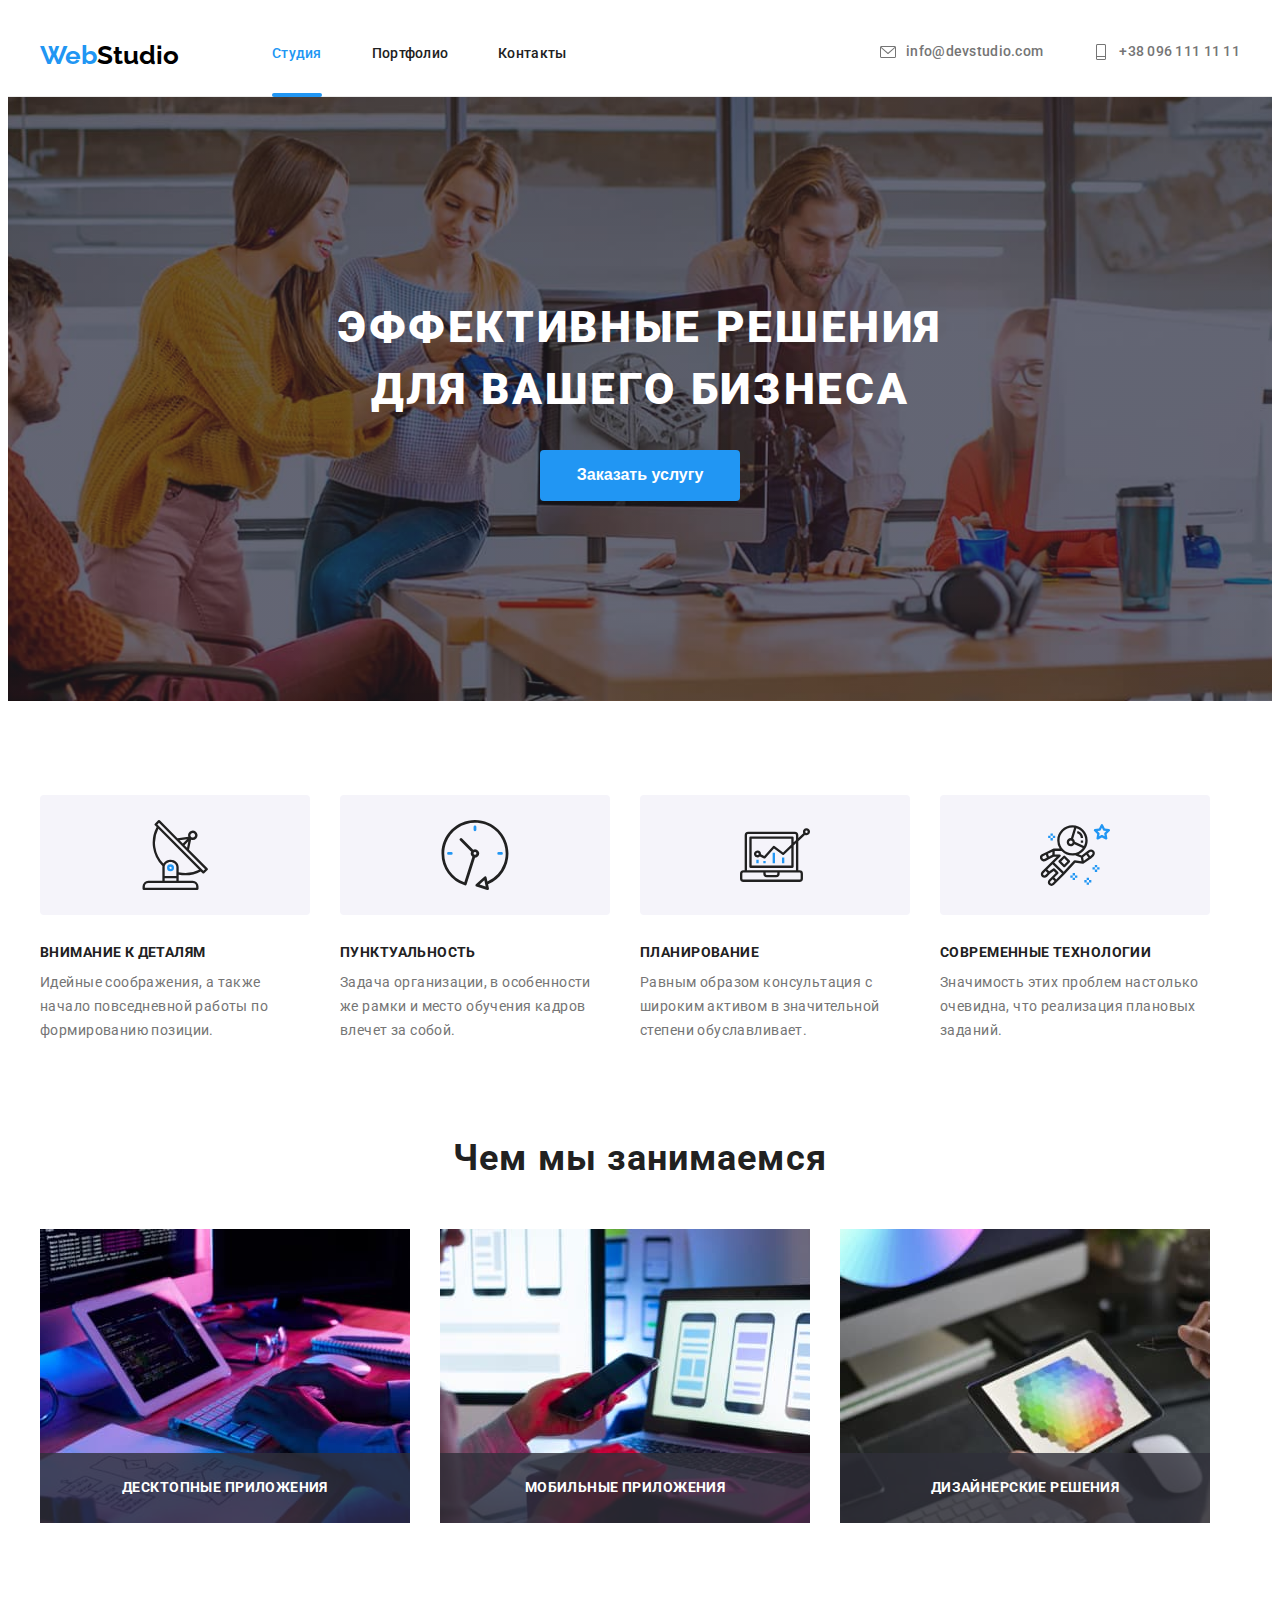
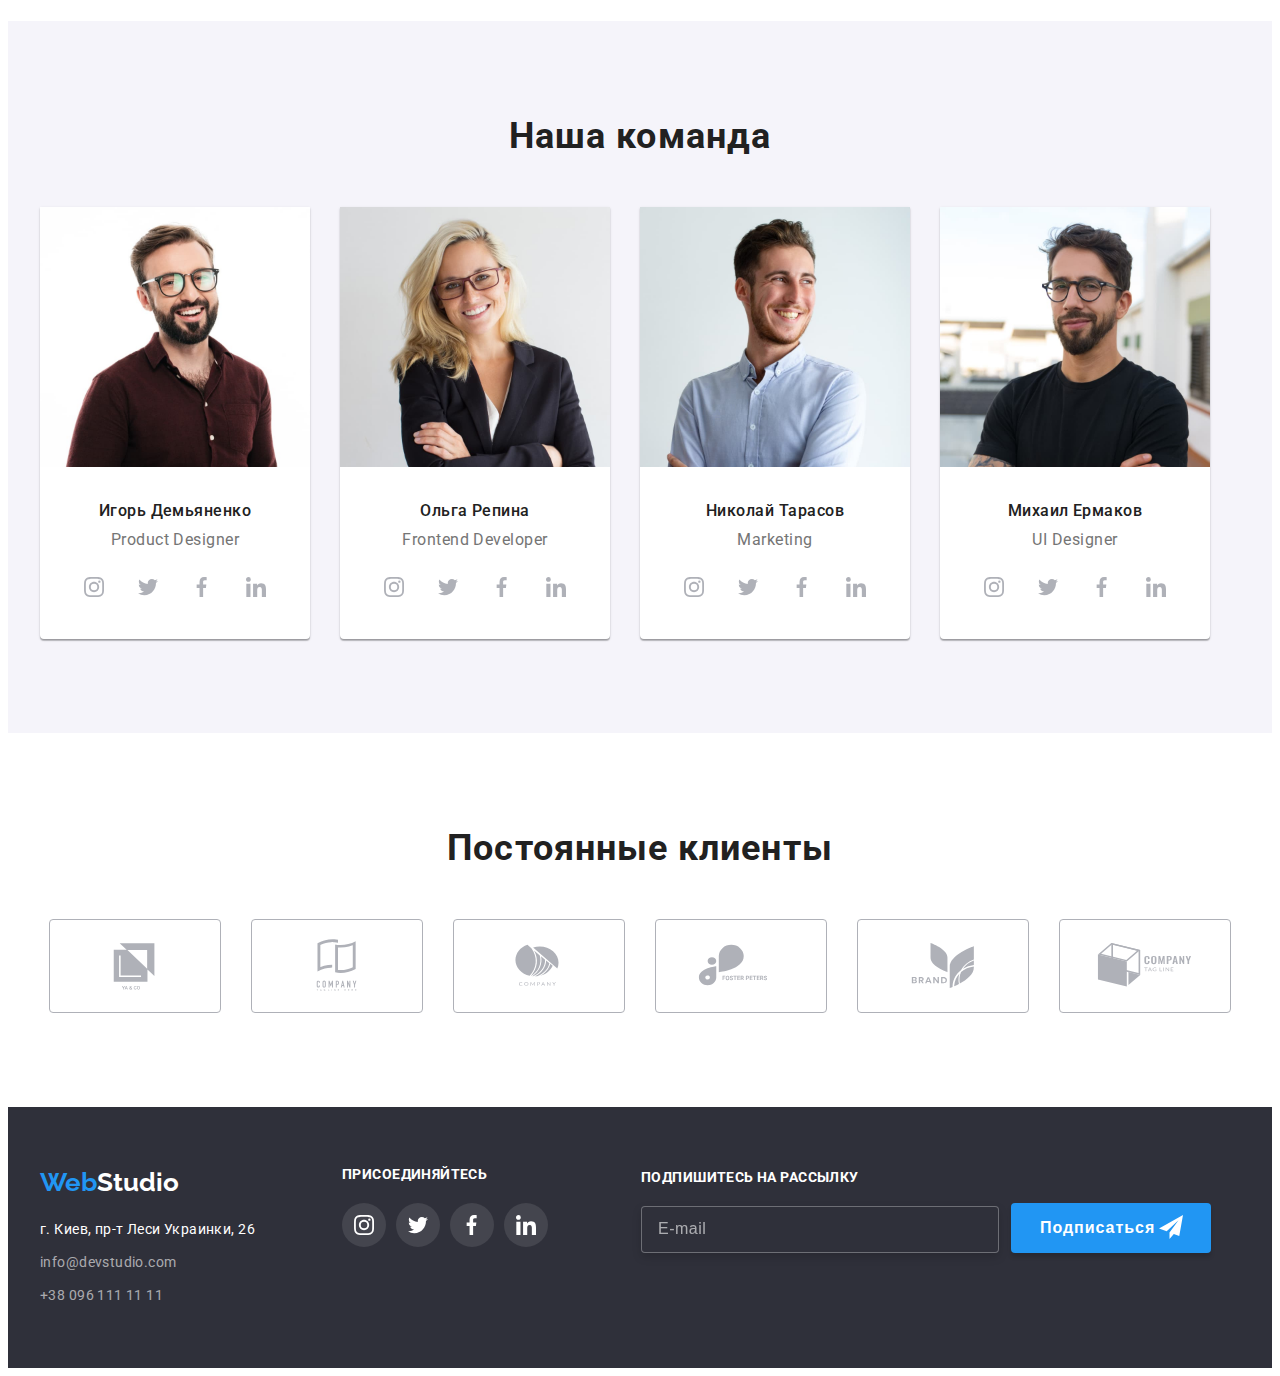
<file: index.html>
<!DOCTYPE html>
<html lang="ru">
<head>
    <meta charset="UTF-8">
    <meta http-equiv="X-UA-Compatible" content="IE=edge">
    <meta name="viewport" content="width=device-width, initial-scale=1.0">
        <title>Студия</title>
    <link rel="preconnect" href="https://fonts.gstatic.com" crossorigin>
    <link href="https://fonts.googleapis.com/css2?family=Raleway:ital,wght@0,700;1,700&family=Roboto:ital,wght@0,400;0,500;0,700;0,900;1,400;1,500;1,700;1,900&display=swap" rel="stylesheet"/>
    <link rel="stylesheet" href="https://cdnjs.cloudflare.com/ajax/libs/modern-normalize/1.1.0/modern-normalize.min.css"
        integrity="sha512-wpPYUAdjBVSE4KJnH1VR1HeZfpl1ub8YT/NKx4PuQ5NmX2tKuGu6U/JRp5y+Y8XG2tV+wKQpNHVUX03MfMFn9Q=="
        crossorigin="anonymous" referrerpolicy="no-referrer" />
    <link rel="stylesheet" href="./css/main.min.css" />
</head>
<body>
<!--Шапка сайта-->
<header class="header">
    <div class="container header-container">
    <nav class="nav">
        <a href="./index.html" class="logo header__logo">
            <span class="logo__web " lang="en">Web</span><span lang="en" class="logo__studio">Studio</span>
        </a>

        <ul class="site-nav">
            <li class="site-nav__item"><a class="activ-page site-nav__link" href="./index.html">Студия</a></li>
            <li class="site-nav__item"><a class="site-nav__link" href="./portfolio.html">Портфолио</a></li>
            <li class="site-nav__item"><a class="site-nav__link" href="">Контакты</a></li>
        </ul>
    </nav>
    <div class="header__contacts">
        <ul class="contacts">
            <li class="contacts__item">
                <a class="contacts__link" href="mailto:info@devstudio.com">
                    <svg class="contacts__icon">
                        <use href="./images/icons.svg#icon-mail" width="16" height="16"></use>
                    </svg>
                    info@devstudio.com
                </a>
            </li>
            <li class="contacts__item">
                <a class="contacts__link" href="tel:+380961111111">
                    <svg class="contacts__icon">
                    <use href="./images/icons.svg#icon-phone" width="16" height="16"></use>
                    </svg>
                    +38 096 111 11 11
                </a>
            </li>
        </ul>
    </div>
    </div>
</header>
<!--Основной контент-->
<main>
    <!--Герой-->
    <section class="hero">
       <div class="container hero__container">
        <h1 class="hero__title">Эффективные решения<br> для вашего бизнеса</h1>
        <button type="button" class="hero__button" data-modal-open>Заказать услугу</button>
        </div>
        <div class="backdrop is-hidden" data-modal>
            <div class="modal">
                <button class="close-btn" data-modal-close>
                    <svg class="close-icon">
                        <use href="./images/icons.svg#icon-close" width="18" height="18"></use>
                    </svg>
                </button>
                <p class="title-modal">Оставьте свои данные, мы вам перезвоним</p>
                <form class="form-modal">
                    <div class="name-field">
                        <label class="label-name" for="name-field">Имя</label>
                        <div class="input-name-box">
                        <input class="name-input" type="text" name="name" id="name-field">
                        <svg class="icon-person" width="18" height="18">
                            <use href="./images/icons.svg#icon-person"></use>
                        </svg>
                        </div>
                    </div>
                    <div class="tel-field">
                        <label class="label-tel" for="tel-field">Телефон</label>
                        <div class="input-tel-box">
                            <input class="tel-input" type="tel" name="tel" id="tel-field">
                            <svg class="icon-tel" width="18" height="18">
                                <use href="./images/icons.svg#icon-modalphone"></use>
                            </svg>
                        </div>
                    </div>
                    <div class="mail-field">
                        <label class="label-mail" for="mail-field">Почта</label>
                        <div class="input-mail-box">
                            <input class="mail-input" type="email" name="mail" id="mail-field">
                            <svg class="icon-mail-modal" width="18" height="18">
                                <use href="./images/icons.svg#icon-modalmail"></use>
                            </svg>
                        </div>
                    </div>
                    <div class="comments-field">
                        <label class="label-comments" for="comments-field">Комментарий</label>
                            <textarea class="comments-input" rows="5" type="text" name="comments" id="comments-field" placeholder="Введите текст"></textarea>
                    </div>
                    <label class="checkbox-field">
                        <input class="checkbox" type="checkbox" name="topic" value="agree" />
                        <span class="icon-checkbox"></span>
                        <span class="label-checkbox">Соглашаюсь с рассылкой и принимаю <a href="" class="agree-link">Условия договора</a></span>
                    </label>
                    <button class="btn-modal" type="submit">Отправить</button>  
                </form>
            </div>
        </div>
    </section> 
    <!--Преимущества--> 
    <section class="section features">
        <div class="container features-container">
        <ul class="features__list">
            <li class="features__item">
                <div class="features__icon-box">
                    <svg class="features__icon">
                        <use href="./images/icons.svg#icon-antenna" width="70" height="70"></use>
                    </svg>
                </div>
                <h3 class="features__title">Внимание к деталям</h3>
                <p class="features__about">
                    Идейные соображения, а также начало повседневной работы по формированию позиции.
                </p>
            </li>
            <li class="features__item">
                <div class="features__icon-box">
                    <svg class="features__icon">
                        <use href="./images/icons.svg#icon-clock" width="70" height="70"></use>
                    </svg>
                </div>
                <h3 class="features__title">Пунктуальность</h3>
                <p class="features__about">
                    Задача организации, в особенности же рамки и место обучения кадров влечет за собой.
                </p>
            </li>
            <li class="features__item">
                <div class="features__icon-box">
                    <svg class="features__icon">
                        <use href="./images/icons.svg#icon-laptop" width="70" height="70"></use>
                    </svg>
                </div>
                <h3 class="features__title">Планирование</h3>
                <p class="features__about">
                    Равным образом консультация с широким активом в значительной степени обуславливает.
                </p>
            </li>
            <li class="features__item">
                <div class="features__icon-box">
                    <svg class="features__icon">
                        <use href="./images/icons.svg#icon-astronaut" width="70" height="70"></use>
                    </svg>
                </div>
                <h3 class="features__title">Современные технологии</h3>
                <p class="features__about">
                    Значимость этих проблем настолько очевидна, что реализация плановых заданий.
                </p>
            </li>

        </ul>
        </div>
    </section> 
    <!--Чем мы занимаемся-->
    <section class="section work">
        <div class="container work__container">
        <h2 class="work__title">Чем мы занимаемся</h2>
            <ul class="work__card-set">
                <li class="work__card">
                    <img src="./images/box1.jpg" alt="Вёрстка" width="370"/>
                    <div class="work__about-box">
                        <p class="work__about">
                           десктопные приложения
                    </div>
                </li>
                <li class="work__card">
                    <img src="./images/box2.jpg" alt="Маркетинг" width="370"/>
                    <div class="work__about-box">
                        <p class="work__about">
                            мобильные приложения
                        </p>
                    </div>
                </li>
                <li class="work__card">
                    <img src="./images/box3.jpg" alt="Дизайн" width="370"/>
                    <div class="work__about-box">
                        <p class="work__about">
                            дизайнерские решения
                        </p>
                    </div>
                </li>
            </ul>
            </div>
    </section>
    <!--Команда-->
    <section class="section team">
        <div class="container">
        <h2 class="team__title">Наша команда</h2>
        <ul class="team__list">
           <li class="teammate">
               <img src="./images/img.jpg" alt="продуктовый дизайнер" width="270"/>
               <div class="teammate__meta">
               <h3 class="teammate__name">Игорь Демьяненко</h3>
               <p lang="en" class="teammate__profession">
                Product Designer
               </p>
            <ul class="social__list list">
                <li class="social__item">
                    <a href="" class="social__link">
                        <svg class="social__icon" width="20" height="20">
                            <use href="./images/icons.svg#icon-instagram"></use>
                        </svg>
                    </a>
                </li>
                <li class="social__item">
                    <a href="" class="social__link">
                        <svg class="social__icon" width="20" height="20">
                            <use href="./images/icons.svg#icon-twitter"></use>
                        </svg></a>
                </li>
                <li class="social__item">
                    <a href="" class="social__link">
                        <svg class="social__icon" width="20" height="20">
                            <use href="./images/icons.svg#icon-facebook"></use>
                        </svg></a>
                </li>
                <li class="social__item">
                    <a href="" class="social__link">
                        <svg class="social__icon" width="20" height="20">
                            <use href="./images/icons.svg#icon-linkedin"></use>
                        </svg></a>
                </li>
            </ul>
            </div>
           </li> 
            <li class="teammate">
               <img src="./images/img1.jpg" alt="фронт энд разработчик" width="270"/>
            <div class="teammate__meta">   
               <h3 class="teammate__name">Ольга Репина</h3>
               <p lang="en" class="teammate__profession">
                Frontend Developer
               </p>
            <ul class="social__list list">
                <li class="social__item">
                    <a href="" class="social__link">
                        <svg class="social__icon" width="20" height="20">
                            <use href="./images/icons.svg#icon-instagram"></use>
                        </svg>
                    </a>
                </li>
                <li class="social__item">
                    <a href="" class="social__link">
                        <svg class="social__icon" width="20" height="20">
                            <use href="./images/icons.svg#icon-twitter"></use>
                        </svg></a>
                </li>
                <li class="social__item">
                    <a href="" class="social__link">
                        <svg class="social__icon" width="20" height="20">
                            <use href="./images/icons.svg#icon-facebook"></use>
                        </svg></a>
                </li>
                <li class="social__item">
                    <a href="" class="social__link">
                        <svg class="social__icon" width="20" height="20">
                            <use href="./images/icons.svg#icon-linkedin"></use>
                        </svg></a>
                </li>
            </ul>
            </div>
           </li>
            <li class="teammate">
               <img src="./images/img2.jpg" alt="маркетолог" width="270"/>
            <div class="teammate__meta">   
               <h3 class="teammate__name">Николай Тарасов</h3>
               <p lang="en" class="teammate__profession">
                Marketing
               </p>
            <ul class="social__list list">
                <li class="social__item">
                    <a href="" class="social__link">
                        <svg class="social__icon" width="20" height="20">
                            <use href="./images/icons.svg#icon-instagram"></use>
                        </svg>
                    </a>
                </li>
                <li class="social__item">
                    <a href="" class="social__link">
                        <svg class="social__icon" width="20" height="20">
                            <use href="./images/icons.svg#icon-twitter"></use>
                        </svg></a>
                </li>
                <li class="social__item">
                    <a href="" class="social__link">
                        <svg class="social__icon" width="20" height="20">
                            <use href="./images/icons.svg#icon-facebook"></use>
                        </svg></a>
                </li>
                <li class="social__item">
                    <a href="" class="social__link">
                        <svg class="social__icon" width="20" height="20">
                            <use href="./images/icons.svg#icon-linkedin"></use>
                        </svg></a>
                </li>
            </ul>
            </div>
           </li>
            <li class="teammate">
            <img src="./images/img3.jpg" alt="графический дизайнер" width="270"/>
           <div class="teammate__meta">
            <h3 class="teammate__name">Михаил Ермаков</h3>
            <p lang="en" class="teammate__profession">
                UI Designer
            </p>
            <ul class="social__list list">
                <li class="social__item">
                    <a href="" class="social__link">
                        <svg class="social__icon" width="20" height="20">
                            <use href="./images/icons.svg#icon-instagram"></use>
                        </svg>
                    </a>
                </li>
                <li class="social__item">
                    <a href="" class="social__link">
                        <svg class="social__icon" width="20" height="20">
                            <use href="./images/icons.svg#icon-twitter"></use>
                        </svg></a>
                </li>
                <li class="social__item">
                    <a href="" class="social__link">
                        <svg class="social__icon" width="20" height="20">
                            <use href="./images/icons.svg#icon-facebook"></use>
                        </svg></a>
                </li>
                <li class="social__item">
                    <a href="" class="social__link">
                        <svg class="social__icon" width="20" height="20">
                            <use href="./images/icons.svg#icon-linkedin"></use>
                        </svg></a>
                </li>
            </ul>
        </div>
            </li>
        </ul>
        </div>
    </section>
    <!--Клиенты-->
    <section class="section client">
        <h2 class="client__title">Постоянные клиенты</h2>
        <ul class="client__list">
            <li class="client__item">
                <a href="" class="client__link">
                    <svg class="client__icon" width="106" height="60">
                        <use href="./images/icons.svg#icon-client-1"></use>
                    </svg>
                </a>
            </li>
            <li class="client__item">
                <a href="" class="client__link">
                    <svg class="client__icon" width="106" height="60">
                        <use href="./images/icons.svg#icon-client-2"></use>
                    </svg>
                </a>
            </li>
            <li class="client__item">
                <a href="" class="client__link">
                    <svg class="client__icon" width="106" height="60">
                        <use href="./images/icons.svg#icon-client-3"></use>
                    </svg>
                </a>
            </li>
            <li class="client__item">
                <a href="" class="client__link">
                    <svg class="client__icon" width="106" height="60">
                        <use href="./images/icons.svg#icon-client-4"></use>
                    </svg>
                </a>
            </li>
            <li class="client__item">
                <a href="" class="client__link">
                    <svg class="client__icon" width="106" height="60">
                        <use href="./images/icons.svg#icon-client-5"></use>
                    </svg>
                </a>
            </li>
            <li class="client__item">
                <a href="" class="client__link">
                    <svg class="client__icon" width="106" height="60">
                        <use href="./images/icons.svg#icon-client-6"></use>
                    </svg>
                </a>
            </li>
        </ul>
    </section>

</main>

<!--Футер-->
<footer class="footer">
    <div class="container footer__container">
        <div>
    <a href="./index.html" class="logo footer__logo">
        <span class="logo__web" lang="en">Web</span><span lang="en" class="logo__studio footer-logo__studio">Studio</span>
    </a>
    <ul class="footer-meta__list">
        <li class="footer-meta__item"><address class="footer-meta__address"><a class="footer-meta-map__link" href="https://goo.gl/maps/mbySBSFmMzTaM3LG6" target="_blank">г. Киев, пр-т Леси Украинки, 26</a></address></li>
        <li class="footer-meta__item"><a href="mailto:info@devstudio.com" class="footer-meta__contacts">info@devstudio.com</a></li>
        <li class="footer-meta__item"><a href="tel:+380961111111" class="footer-meta__contacts">+38 096 111 11 11</a></li>
    </ul>
    </div>
    <div class="join">
        <h2 class="join__title">ПРИСОЕДИНЯЙТЕСЬ</h2>
        <ul class="social__list list">
            <li class="social__item">
                <a href="" class="social__link join-social__link">
                    <svg class="social__icon join-social__icon" width="20" height="20">
                        <use href="./images/icons.svg#icon-instagram"></use>
                    </svg>
                </a>
            </li>
            <li class="social__item">
                <a href="" class="social__link join-social__link">
                    <svg class="social__icon c" width="20" height="20">
                        <use href="./images/icons.svg#icon-twitter"></use>
                    </svg></a>
            </li>
            <li class="social__item">
                <a href="" class="social__link join-social__link">
                    <svg class="social__icon join-social__icon" width="20" height="20">
                        <use href="./images/icons.svg#icon-facebook"></use>
                    </svg></a>
            </li>
            <li class="social__item">
                <a href="" class="social__link join-social__link">
                    <svg class="social__icon join-social__icon" width="20" height="20">
                        <use href="./images/icons.svg#icon-linkedin"></use>
                    </svg></a>
            </li>
        </ul>
    </div>
    
       <form class="mailing-form">
           <div class="mailing-form__container">
               <label class="mailing-form__label" for="mailing">подпишитесь на рассылку</label>
               <input class="mailing-form__input" type="email" name="email" id="mailing" placeholder="E-mail">
           </div>
           <div class="mailing-btn">
            <button type="submit" class="mailing-btn__body">
                Подписаться
            </button>
            <svg class="mailing-btn__icon" width="24" height="24">
                <use href="./images/icons.svg#icon-airplane"></use>
            </svg>
            </div>
          
       </form>
    
    </div>
</footer>
<script src="./js/modal.js"></script>
</body>
</html>
</file>
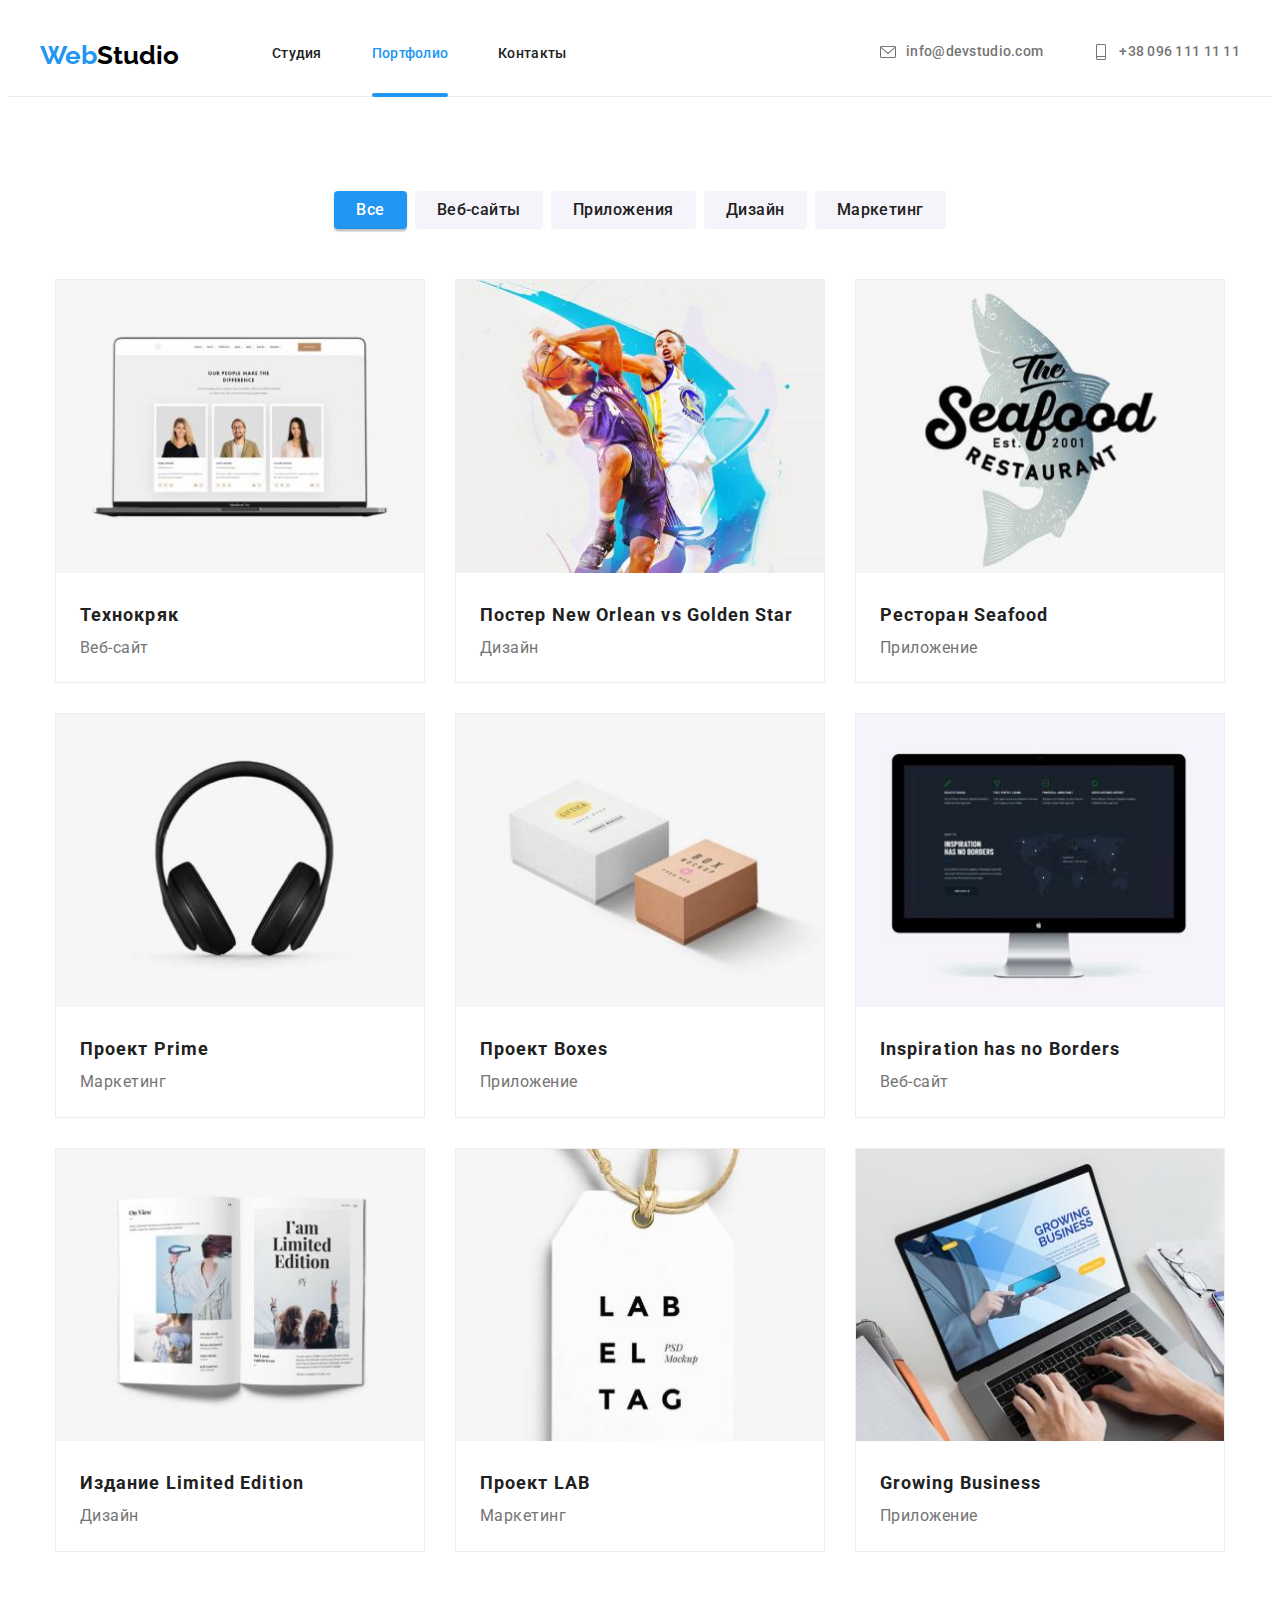
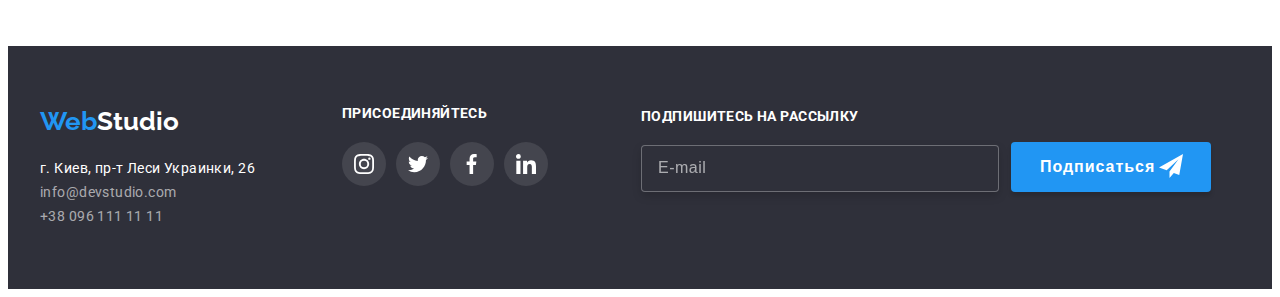
<file: portfolio.html>
<!DOCTYPE html>
<html lang="ru">
<head>
    <meta charset="UTF-8">
    <meta http-equiv="X-UA-Compatible" content="IE=edge">
    <meta name="viewport" content="width=device-width, initial-scale=1.0">
        <title>Портфолио</title>
         <link rel="preconnect" href="https://fonts.gstatic.com" crossorigin>
    <link href="https://fonts.googleapis.com/css2?family=Raleway:ital,wght@0,700;1,700&family=Roboto:ital,wght@0,400;0,500;0,700;0,900;1,400;1,500;1,700;1,900&display=swap" rel="stylesheet"/>
    <link rel="stylesheet" href="https://cdnjs.cloudflare.com/ajax/libs/modern-normalize/1.1.0/modern-normalize.min.css"
        integrity="sha512-wpPYUAdjBVSE4KJnH1VR1HeZfpl1ub8YT/NKx4PuQ5NmX2tKuGu6U/JRp5y+Y8XG2tV+wKQpNHVUX03MfMFn9Q=="
        crossorigin="anonymous" referrerpolicy="no-referrer" />
    <link rel="stylesheet" href="./css/main.min.css" />
</head>
<body>
    <!--Шапка сайта-->
<header class="header">
    <div class="container header-container">
        <nav class="nav">
            <a href="./index.html" class="logo header__logo">
                <span class="logo__web " lang="en">Web</span><span lang="en" class="logo__studio">Studio</span>
            </a>

            <ul class="site-nav">
                <li class="site-nav__item"><a class="site-nav__link" href="./index.html">Студия</a></li>
                <li class="site-nav__item"><a class="activ-page site-nav__link" href="./portfolio.html">Портфолио</a></li>
                <li class="site-nav__item"><a class="site-nav__link" href="">Контакты</a></li>
            </ul>
        </nav>
        <div class="header__contacts">
            <ul class="contacts">
                <li class="contacts__item">
                    <a class="contacts__link" href="mailto:info@devstudio.com">
                        <svg class="contacts__icon">
                            <use href="./images/icons.svg#icon-mail" width="16" height="16"></use>
                        </svg>
                        info@devstudio.com
                    </a>
                </li>
                <li class="contacts__item">
                    <a class="contacts__link" href="tel:+380961111111">
                        <svg class="contacts__icon">
                            <use href="./images/icons.svg#icon-phone" width="16" height="16"></use>
                        </svg>
                        +38 096 111 11 11
                    </a>
                </li>
            </ul>
        </div>
    </div>
</header>
    <!--Основной контент-->
    <main>
        <section class="section">
        <!--Фильтры-->
        <div class="container">
        <ul class="btn-portfolio">
            <li class="btn-portfolio__item"><button type="button" class="btn-portfolio__link activ">Все</button></li>
            <li class="btn-portfolio__item"><button type="button" class="btn-portfolio__link">Веб-сайты</button></li>
            <li class="btn-portfolio__item"><button type="button" class="btn-portfolio__link">Приложения</button></li>
            <li class="btn-portfolio__item"><button type="button" class="btn-portfolio__link">Дизайн</button></li>
            <li class="btn-portfolio__item"><button type="button" class="btn-portfolio__link">Маркетинг</button></li>
        </ul>
        <!--Проекты-->
        <div class="exmpl container">
        <ul class="exmpls__card-set">
            <li class="exmpls__card">
                <a href="" class="exmpls__link">
                    <div class="exmpls__photo">
                    <img src="./images/portfolio1.jpg" alt="ноутбук с открытой страницей сайта" width="370" />
                   
                        <p class="exmpls__overlay">Lorem ipsum dolor sit amet consectetur adipisicing elit. Architecto, ratione. Soluta quod nostrum atque debitis rerum, porro vel!</p>
                    
                    </div>
                    <div class="exmpls__meta">
                    <h3 class="exmpls__title">Технокряк</h3>
                    
                    <p class="exmpls__type">
                        Веб-сайт
                    </p>
                   </div> 
                </a>
            </li>
            <li class="exmpls__card">
                <a href="" class="exmpls__link">
                    <div class="exmpls__photo">
                    <img src="./images/portfolio2.jpg" alt="два баскетболиста во время игры" width="370" />
                
                        <p class="exmpls__overlay">Lorem ipsum dolor sit amet consectetur adipisicing elit. Architecto, ratione. Soluta quod nostrum atque debitis rerum, porro vel!</p>
                    
                    </div>
                    <div class="exmpls__meta">
                    <h3 class="exmpls__title">Постер <span lang="en">New Orlean vs Golden Star</span></h3>
                    <p class="exmpls__type">
                        Дизайн
                    </p>
                  </div>  
                </a>
            </li>
            <li class="exmpls__card">
                <a href="" class="exmpls__link">
                    <div class="exmpls__photo">
                    <img src="./images/portfolio3.jpg" alt="логотип ресторана" width="370" />
                
                        <p class="exmpls__overlay">Lorem ipsum dolor sit amet consectetur adipisicing elit. Architecto, ratione. Soluta quod nostrum atque debitis rerum, porro vel!</p>
                    
                    </div>
                    <div class="exmpls__meta">
                    <h3 class="exmpls__title">Ресторан <span lang="en">Seafood</span></h3>
                    <p class="exmpls__type">
                        Приложение
                    </p>
                 </div>   
                </a>
            </li>
            <li class="exmpls__card">
                <a href="" class="exmpls__link">
                    <div class="exmpls__photo">
                    <img src="./images/portfolio4.jpg" alt="наушники" width="370" />
                
                        <p class="exmpls__overlay">Lorem ipsum dolor sit amet consectetur adipisicing elit. Architecto, ratione. Soluta quod nostrum atque debitis rerum, porro vel!</p>
                    
                    </div>
                    <div class="exmpls__meta">
                    <h3 class="exmpls__title">Проект <span lang="en">Prime</span></h3>
                    <p class="exmpls__type">
                        Маркетинг
                    </p>
                   </div> 
                </a>
            </li>
            <li class="exmpls__card">
                <a href="" class="exmpls__link">
                    <div class="exmpls__photo">
                    <img src="./images/portfolio5.jpg" alt="две коробки" width="370" />
                
                        <p class="exmpls__overlay">Lorem ipsum dolor sit amet consectetur adipisicing elit. Architecto, ratione. Soluta quod nostrum atque debitis rerum, porro vel!</p>
                    
                    </div>
                    <div class="exmpls__meta">
                    <h3 class="exmpls__title">Проект <span lang="en">Boxes</span></h3>
                    <p class="exmpls__type">
                        Приложение
                    </p>
                  </div>  
                </a>
            </li>
            <li class="exmpls__card">
                <a href="" class="exmpls__link">
                    <div class="exmpls__photo">
                    <img src="./images/portfolio6.jpg" alt="монитор компьютера с открытой страницей сайта" width="370" />
                
                        <p class="exmpls__overlay">Lorem ipsum dolor sit amet consectetur adipisicing elit. Architecto, ratione. Soluta quod nostrum atque debitis rerum, porro vel!</p>
                    
                    </div>
                    <div class="exmpls__meta">
                    <h3 class="exmpls__title" lang="en">Inspiration has no Borders</h3>
                    <p class="exmpls__type">
                        Веб-сайт
                    </p>
                  </div>  
                </a>
            </li>
            <li class="exmpls__card">
                <a href="" class="exmpls__link">
                    <div class="exmpls__photo">
                    <img src="./images/portfolio7.jpg" alt="открытая книга" width="370" />
                
                        <p class="exmpls__overlay">Lorem ipsum dolor sit amet consectetur adipisicing elit. Architecto, ratione. Soluta quod nostrum atque debitis rerum, porro vel!</p>
                    
                    </div>
                    <div class="exmpls__meta">
                    <h3 class="exmpls__title">Издание <span lang="en">Limited Edition</span></h3>
                    <p class="exmpls__type">
                        Дизайн
                    </p>
                   </div> 
                </a>
            </li>
            <li class="exmpls__card">
                <a href="" class="exmpls__link">
                    <div class="exmpls__photo">
                    <img src="./images/portfolio8.jpg" alt="бирка с надписью" width="370" />
                
                        <p class="exmpls__overlay">Lorem ipsum dolor sit amet consectetur adipisicing elit. Architecto, ratione. Soluta quod nostrum atque debitis rerum, porro vel!</p>
                    
                    </div>
                    <div class="exmpls__meta">
                    <h3 class="exmpls__title">Проект <span lang="en">LAB</span></h3>
                    <p class="exmpls__type">
                        Маркетинг
                    </p>
                   </div> 
                </a>
            </li>
            <li class="exmpls__card">
                <a href="" class="exmpls__link">
                    <div class="exmpls__photo">
                    <img src="./images/portfolio9.jpg" alt="работа на ноутбуке" width="370" />
                
                        <p class="exmpls__overlay">Lorem ipsum dolor sit amet consectetur adipisicing elit. Architecto, ratione. Soluta quod nostrum atque debitis rerum, porro vel!</p>
                    
                    </div>
                    <div class="exmpls__meta">
                    <h3 class="exmpls__title" lang="en">Growing Business</h3>
                    <p class="exmpls__type">
                        Приложение
                    </p>
                  </div>  
                </a>
            </li>
        </ul>
        </div>
        </div>
        </section>
    </main>
    <!--Футер-->
<footer class="footer">
    <div class="container footer__container">
        <div>
            <a href="./index.html" class="logo footer__logo">
                <span class="logo__web" lang="en">Web</span><span lang="en"
                    class="logo__studio footer-logo__studio">Studio</span>
            </a>
            <ul class="footer-meta__list">
                <li>
                    <address class="footer-meta__item footer-meta__address"><a class="footer-meta-map__link"
                            href="https://goo.gl/maps/mbySBSFmMzTaM3LG6" target="_blank">г. Киев, пр-т Леси Украинки,
                            26</a></address>
                </li>
                <li><a href="mailto:info@devstudio.com"
                        class="footer-meta__item footer-meta__contacts">info@devstudio.com</a></li>
                <li><a href="tel:+380961111111" class="footer-meta__item footer-meta__contacts">+38 096 111 11 11</a>
                </li>
            </ul>
        </div>
        <div class="join">
            <h2 class="join__title">ПРИСОЕДИНЯЙТЕСЬ</h2>
            <ul class="social__list list">
                <li class="social__item">
                    <a href="" class="social__link join-social__link">
                        <svg class="social__icon join-social__icon" width="20" height="20">
                            <use href="./images/icons.svg#icon-instagram"></use>
                        </svg>
                    </a>
                </li>
                <li class="social__item">
                    <a href="" class="social__link join-social__link">
                        <svg class="social__icon c" width="20" height="20">
                            <use href="./images/icons.svg#icon-twitter"></use>
                        </svg></a>
                </li>
                <li class="social__item">
                    <a href="" class="social__link join-social__link">
                        <svg class="social__icon join-social__icon" width="20" height="20">
                            <use href="./images/icons.svg#icon-facebook"></use>
                        </svg></a>
                </li>
                <li class="social__item">
                    <a href="" class="social__link join-social__link">
                        <svg class="social__icon join-social__icon" width="20" height="20">
                            <use href="./images/icons.svg#icon-linkedin"></use>
                        </svg></a>
                </li>
            </ul>
        </div>

        <form class="mailing-form">
            <div class="mailing-form__container">
                <label class="mailing-form__label" for="mailing">подпишитесь на рассылку</label>
                <input class="mailing-form__input" type="email" name="email" id="mailing" placeholder="E-mail">
            </div>
            <div class="mailing-btn">
                <button type="submit" class="mailing-btn__body">
                    Подписаться
                </button>
                <svg class="mailing-btn__icon" width="24" height="24">
                    <use href="./images/icons.svg#icon-airplane"></use>
                </svg>
            </div>

        </form>

    </div>
</footer>
    
</body>
</html>
</file>
<file: css/main.min.css>
h1,h2,h3,h4,h5,h6{color:#212121;margin:0}img{max-width:100%;height:auto}p{margin:0}ul{margin:0;padding:0}a{text-decoration:none}.section{padding-top:94px;padding-bottom:94px}.container{width:1200px;padding-left:15px;padding-right:15px;margin:0 auto}body{background-color:#fff;color:#757575;font-family:Roboto,sans-serif}li{list-style-type:none}.header{border-bottom:1px solid #ececec}.header-container{display:-webkit-box;display:-ms-flexbox;display:flex;-webkit-box-align:center;-ms-flex-align:center;align-items:center}.nav{display:-webkit-box;display:-ms-flexbox;display:flex;-webkit-box-align:center;-ms-flex-align:center;align-items:center}.site-nav{display:-webkit-box;display:-ms-flexbox;display:flex}.site-nav__link{font-weight:500;font-size:14px;line-height:1.14;letter-spacing:0.02em;color:#212121;padding-top:32px;padding-bottom:32px;-webkit-transition:color 250ms cubic-bezier(0.4, 0, 0.2, 1);transition:color 250ms cubic-bezier(0.4, 0, 0.2, 1)}.site-nav__link:focus,.site-nav__link:hover{color:#2196f3}.site-nav__item{margin-right:50px}.site-nav__item:last-child{margin-right:0}.contacts{display:-webkit-box;display:-ms-flexbox;display:flex;-webkit-box-align:center;-ms-flex-align:center;align-items:center}.header__contacts{margin-left:auto}.contacts__item{margin-right:50px}.contacts__item:last-child{margin-right:0}.contacts__link{display:-webkit-box;display:-ms-flexbox;display:flex;-webkit-box-align:center;-ms-flex-align:center;align-items:center;color:#757575;font-weight:500;font-size:14px;line-height:1.14;letter-spacing:0.02em;padding-top:32px;padding-bottom:32px;-webkit-transition:color 250ms cubic-bezier(0.4, 0, 0.2, 1);transition:color 250ms cubic-bezier(0.4, 0, 0.2, 1)}.contacts__link:focus,.contacts__link:hover{color:#2196f3}.site-nav .activ-page{color:#2196f3;position:relative}.site-nav .activ-page::after{content:"";position:absolute;left:0;bottom:-4px;width:100%;height:4px;background:#2196f3;border-radius:2px}.contacts__icon{width:16px;height:16px;fill:currentColor;margin-right:10px}.logo{display:block;font-family:Raleway;font-weight:bold;font-size:26px;line-height:1.2;color:#000;margin-right:93px;padding-top:32px;padding-bottom:25px}.logo__web{color:#2196f3}.footer__logo{display:block;margin-bottom:20px}.footer__logo{padding:0}.footer-logo__studio{color:#fff}.hero{max-width:1600px;background-color:#2f303a;margin-left:auto;margin-right:auto;padding-top:200px;padding-bottom:200px;background-image:-webkit-gradient(linear, left top, right top, from(rgba(47,48,58,0.4)), to(rgba(47,48,58,0.4))),url("../images/hero-bg.jpg");background-image:linear-gradient(to right, rgba(47,48,58,0.4), rgba(47,48,58,0.4)),url("../images/hero-bg.jpg");background-repeat:no-repeat;background-position:center;background-size:cover}.hero__container{text-align:center}.hero__title{margin-bottom:30px;font-weight:900;font-size:44px;line-height:1.4;text-align:center;letter-spacing:0.06em;text-transform:uppercase;color:#fff}.hero__button{font-weight:bold;font-size:16px;line-height:1.9;color:#fff;background-color:#2196f3;cursor:pointer;min-width:200px;padding-top:10px;padding-bottom:10px;padding-right:32px;padding-left:32px;border-radius:4px;border:none}.backdrop{z-index:2;position:fixed;top:0;left:0;width:100%;height:100%;background-color:rgba(0,0,0,0.2);opacity:1;-webkit-transition:opacity 250ms cubic-bezier(0.4, 0, 0.2, 1);transition:opacity 250ms cubic-bezier(0.4, 0, 0.2, 1)}.backdrop.is-hidden{opacity:0;pointer-events:none}.backdrop.is-hidden .modal{-webkit-transform:translate(-50%, -50%) scale(1.1);transform:translate(-50%, -50%) scale(1.1)}.modal{position:absolute;top:50%;left:50%;min-height:581px;min-width:528px;padding:0px;background-color:#fff;-webkit-transform:translate(-50%, -50%) scale(1);transform:translate(-50%, -50%) scale(1);-webkit-box-shadow:0px 1px 3px rgba(0,0,0,0.12),0px 1px 1px rgba(0,0,0,0.14),0px 2px 1px rgba(0,0,0,0.2);box-shadow:0px 1px 3px rgba(0,0,0,0.12),0px 1px 1px rgba(0,0,0,0.14),0px 2px 1px rgba(0,0,0,0.2);border-radius:4px;-webkit-transition:-webkit-transform 250ms cubic-bezier(0.4, 0, 0.2, 1);transition:-webkit-transform 250ms cubic-bezier(0.4, 0, 0.2, 1);transition:transform 250ms cubic-bezier(0.4, 0, 0.2, 1);transition:transform 250ms cubic-bezier(0.4, 0, 0.2, 1), -webkit-transform 250ms cubic-bezier(0.4, 0, 0.2, 1)}.close-btn{position:absolute;width:30px;height:30px;padding:0;top:8px;right:8px;border:1px solid rgba(0,0,0,0.1);border-radius:50%;background:#fff;cursor:pointer;display:-webkit-box;display:-ms-flexbox;display:flex;-webkit-box-align:center;-ms-flex-align:center;align-items:center;-webkit-box-pack:center;-ms-flex-pack:center;justify-content:center}.close-icon{width:18px;height:18px;-webkit-transition:fill 250ms linear;transition:fill 250ms linear}.close-btn:hover .close-icon{fill:#2196f3}.title-modal{padding-top:40px;margin-bottom:12px;font-style:normal;font-weight:bold;font-size:20px;line-height:1.15;text-align:center;letter-spacing:0.03em;color:#212121}.form-modal{display:-webkit-box;display:-ms-flexbox;display:flex;-webkit-box-orient:vertical;-webkit-box-direction:normal;-ms-flex-direction:column;flex-direction:column;width:448px;margin-left:auto;margin-right:auto}.name-field{display:-webkit-box;display:-ms-flexbox;display:flex;-webkit-box-orient:vertical;-webkit-box-direction:normal;-ms-flex-direction:column;flex-direction:column;width:100%;height:58px;margin-bottom:10px}.label-name{margin-bottom:4px;font-style:normal;font-weight:normal;font-size:12px;line-height:1.17;letter-spacing:0.01em}.name-input{display:inline-block;width:100%;height:40px;padding:0;padding-top:12px;padding-bottom:12px;padding-left:42px;border:1px solid rgba(33,33,33,0.2);border-radius:4px;-webkit-transition:border-color 250ms linear;transition:border-color 250ms linear}.name-field:hover .name-input,.name-field:focus-within .name-input{border-color:#2196f3}.input-name-box{width:100%;position:relative}.icon-person{position:absolute;top:50%;left:12px;fill:#212121;-webkit-transform:translateY(-50%);transform:translateY(-50%);-webkit-transition:fill 250ms linear;transition:fill 250ms linear}.name-field:hover .icon-person,.name-field:focus-within .icon-person{fill:#2196f3}.tel-field{display:-webkit-box;display:-ms-flexbox;display:flex;-webkit-box-orient:vertical;-webkit-box-direction:normal;-ms-flex-direction:column;flex-direction:column;width:100%;height:58px;margin-bottom:10px}.label-tel{margin-bottom:4px;font-style:normal;font-weight:normal;font-size:12px;line-height:1.17;letter-spacing:0.01em}.tel-input{display:inline-block;width:100%;height:40px;outline:none;padding:0;padding-top:12px;padding-bottom:12px;padding-left:42px;border:1px solid rgba(33,33,33,0.2);border-radius:4px;-webkit-transition:border-color 250ms linear;transition:border-color 250ms linear}.tel-field:hover .tel-input,.tel-field:focus-within .tel-input{border-color:#2196f3}.input-tel-box{width:100%;position:relative}.icon-tel{position:absolute;top:50%;left:12px;fill:#212121;-webkit-transform:translateY(-50%);transform:translateY(-50%);-webkit-transition:fill 250ms linear;transition:fill 250ms linear}.tel-field:hover .icon-tel,.tel-field:focus-within .icon-tel{fill:#2196f3}.mail-field{display:-webkit-box;display:-ms-flexbox;display:flex;-webkit-box-orient:vertical;-webkit-box-direction:normal;-ms-flex-direction:column;flex-direction:column;width:100%;height:58px;margin-bottom:10px}.label-mail{margin-bottom:4px;font-style:normal;font-weight:normal;font-size:12px;line-height:1.17;letter-spacing:0.01em}.mail-input{display:inline-block;width:100%;height:40px;outline:none;padding:0;padding-top:12px;padding-bottom:12px;padding-left:42px;border:1px solid rgba(33,33,33,0.2);border-radius:4px;-webkit-transition:border-color 250ms linear;transition:border-color 250ms linear}.mail-field:hover .mail-input,.mail-field:focus-within .mail-input{border-color:#2196f3}.input-mail-box{width:100%;position:relative}.icon-mail-modal{position:absolute;top:50%;left:12px;fill:#212121;-webkit-transform:translateY(-50%);transform:translateY(-50%);-webkit-transition:fill 250ms linear;transition:fill 250ms linear}.mail-field:hover .icon-mail-modal,.mail-field:focus-within .icon-mail-modal{fill:#2196f3}.comments-field{display:-webkit-box;display:-ms-flexbox;display:flex;-webkit-box-orient:vertical;-webkit-box-direction:normal;-ms-flex-direction:column;flex-direction:column;width:100%;height:138px;margin-bottom:20px}.label-comments{margin-bottom:4px;font-style:normal;font-weight:normal;font-size:12px;line-height:1.17;letter-spacing:0.01em}.comments-input{display:inline-block;width:100%;outline:none;padding:0;padding-top:12px;padding-bottom:12px;padding-left:16px;border:1px solid rgba(33,33,33,0.2);border-radius:4px;resize:none;-webkit-transition:border-color 250ms linear;transition:border-color 250ms linear}.comments-field:hover .comments-input,.comments-field:focus-within .comments-input{border-color:#2196f3}.comments-input::-webkit-input-placeholder{font-style:normal;font-weight:normal;font-size:12px;line-height:1.17;letter-spacing:0.01em;color:rgba(117,117,117,0.5)}.comments-input:-ms-input-placeholder{font-style:normal;font-weight:normal;font-size:12px;line-height:1.17;letter-spacing:0.01em;color:rgba(117,117,117,0.5)}.comments-input::-ms-input-placeholder{font-style:normal;font-weight:normal;font-size:12px;line-height:1.17;letter-spacing:0.01em;color:rgba(117,117,117,0.5)}.comments-input::placeholder{font-style:normal;font-weight:normal;font-size:12px;line-height:1.17;letter-spacing:0.01em;color:rgba(117,117,117,0.5)}.checkbox-field{display:-webkit-box;display:-ms-flexbox;display:flex;-webkit-box-align:center;-ms-flex-align:center;align-items:center;padding-right:12px;padding-left:11px;margin-bottom:30px;align-items:center}.checkbox{position:absolute;width:1px;height:1px;margin:-1px;border:0;padding:0;clip:rect(0 0 0 0);overflow:hidden}.icon-checkbox{display:inline-block;width:16px;height:15px;margin-right:7px;border:2px solid #2a2a2a;border-radius:4px;-webkit-transition:border-color 250ms linear, background-image 250ms linear, background-color 250ms linear;transition:border-color 250ms linear, background-image 250ms linear, background-color 250ms linear}.checkbox:checked+.icon-checkbox{border-color:#2196f3;background-color:#2196f3;background-image:url("../images/check-icon.svg");background-origin:padding-box;background-repeat:no-repeat;background-position:center;background-size:cover}.label-checkbox{font-style:normal;font-weight:normal;font-size:14px;line-height:1.71;letter-spacing:0.03em;color:#757575}.agree-link{-webkit-text-decoration-line:underline;text-decoration-line:underline;color:#2196f3;text-decoration-skip-ink:none}.btn-modal{border:none;font-style:normal;font-weight:bold;font-size:16px;line-height:1.87;letter-spacing:0.06em;color:#fff;cursor:pointer;outline:none;width:200px;height:50px;margin-left:auto;margin-right:auto;-webkit-box-shadow:0px 4px 4px rgba(0,0,0,0.15);box-shadow:0px 4px 4px rgba(0,0,0,0.15);border-radius:4px;background-color:#2196f3;border-color:#2196f3}.features__list{display:-webkit-box;display:-ms-flexbox;display:flex}.features__about{font-size:14px;line-height:1.71;letter-spacing:0.03em}.features__item{width:270px}.features__item:not(:last-child){margin-right:30px}.features__title{margin-bottom:10px;font-weight:bold;font-size:14px;line-height:1.14;letter-spacing:0.03em;text-transform:uppercase}.features__icon-box{display:-webkit-box;display:-ms-flexbox;display:flex;-webkit-box-pack:center;-ms-flex-pack:center;justify-content:center;width:270px;height:120px;margin-bottom:30px;border-radius:4px;background-color:#f5f4fa}.features__icon{width:70px;height:70px;margin:0;-ms-flex-item-align:center;-ms-grid-row-align:center;align-self:center}.work{padding-top:0}.work__title{font-weight:bold;font-size:36px;line-height:1.17;text-align:center;letter-spacing:0.03em;padding-top:0;margin-bottom:50px}.work__card-set{display:-webkit-box;display:-ms-flexbox;display:flex}.work__card{position:relative}.work__card:not(:last-child){margin-right:30px}.work__about-box{position:absolute;width:100%;height:70px;left:0;bottom:4px;background:rgba(47,48,58,0.8)}.work__about{padding-top:27px;padding-bottom:27px;font-weight:bold;font-size:14px;line-height:1.14;text-align:center;letter-spacing:0.03em;text-transform:uppercase;color:#fff}.team{background-color:#f5f4fa}.team__title{font-weight:bold;font-size:36px;line-height:1.17;text-align:center;letter-spacing:0.03em;padding-top:0;margin-bottom:50px}.team__list{display:-webkit-box;display:-ms-flexbox;display:flex}.teammate{background-color:#fff;-webkit-box-shadow:0px 1px 3px rgba(0,0,0,0.12),0px 1px 1px rgba(0,0,0,0.14),0px 2px 1px rgba(0,0,0,0.2);box-shadow:0px 1px 3px rgba(0,0,0,0.12),0px 1px 1px rgba(0,0,0,0.14),0px 2px 1px rgba(0,0,0,0.2);border-radius:0px 0px 4px 4px}.teammate:not(:last-child){margin-right:30px}.teammate__name{font-weight:500;font-size:16px;line-height:1.2;text-align:center;letter-spacing:0.03em;margin-bottom:10px}.teammate__profession{font-size:16px;line-height:1.2;text-align:center;letter-spacing:0.03em;margin-bottom:16px}.teammate__meta{padding-top:30px;padding-bottom:30px}.social__list{display:-webkit-box;display:-ms-flexbox;display:flex;-webkit-box-pack:center;-ms-flex-pack:center;justify-content:center}.social__item{width:44px;height:44px}.social__item+.social__item{margin-left:10px}.social__link{width:100%;height:100%;border-radius:50%;display:-webkit-box;display:-ms-flexbox;display:flex;-webkit-box-align:center;-ms-flex-align:center;align-items:center;-webkit-box-pack:center;-ms-flex-pack:center;justify-content:center;fill:#afb1b8;-webkit-transition:background-color 250ms cubic-bezier(0.4, 0, 0.2, 1);transition:background-color 250ms cubic-bezier(0.4, 0, 0.2, 1)}.social__link:hover,.social__link:focus{background-color:#2196f3}.social__icon{-webkit-transition:fill 250ms cubic-bezier(0.4, 0, 0.2, 1);transition:fill 250ms cubic-bezier(0.4, 0, 0.2, 1)}.social__link:hover .social__icon,.social__link:focus .social__icon{fill:#fff}.client__title{font-weight:bold;font-size:36px;line-height:1.17;text-align:center;letter-spacing:0.03em;color:#212121;margin-bottom:50px}.client__list{display:-webkit-box;display:-ms-flexbox;display:flex;-webkit-box-pack:center;-ms-flex-pack:center;justify-content:center}.client__item+.client__item{margin-left:30px}.client__link{width:170px;height:92px;border:1px solid #afb1b8;border-radius:4px;display:-webkit-box;display:-ms-flexbox;display:flex;-webkit-box-align:center;-ms-flex-align:center;align-items:center;-webkit-box-pack:center;-ms-flex-pack:center;justify-content:center;fill:#afb1b8;-webkit-transition:border-color 250ms cubic-bezier(0.4, 0, 0.2, 1),fill 250ms cubic-bezier(0.4, 0, 0.2, 1);transition:border-color 250ms cubic-bezier(0.4, 0, 0.2, 1),fill 250ms cubic-bezier(0.4, 0, 0.2, 1)}.client__link:hover,.client__link:focus{fill:#2196f3;border-color:#2196f3}.footer{background-color:#2f303a;padding-top:60px;padding-bottom:60px}.footer__container{display:-webkit-box;display:-ms-flexbox;display:flex}.footer-meta__address{font-style:normal;font-size:14px;line-height:1.71;letter-spacing:0.03em;color:#fff}.footer-meta-map__link{color:#fff}.footer-meta__contacts{font-size:14px;line-height:1.71;letter-spacing:0.03em;color:rgba(255,255,255,0.6)}.footer-meta__item:not(:last-child){padding-bottom:9px}.join__title{font-weight:bold;font-size:14px;line-height:1.14;letter-spacing:0.03em;text-transform:uppercase;color:#fff;margin-bottom:20px}.join{margin-left:70px}.join-social__link{background-color:#44454e}.join-social__link{fill:#fff}.mailing-form__container{display:-webkit-box;display:-ms-flexbox;display:flex;-webkit-box-orient:vertical;-webkit-box-direction:normal;-ms-flex-direction:column;flex-direction:column}.mailing-form{display:-webkit-box;display:-ms-flexbox;display:flex;width:570px;height:86px;margin-left:93px;-webkit-box-align:end;-ms-flex-align:end;align-items:flex-end}.mailing-form__label{font-weight:bold;font-size:14px;line-height:1.14;letter-spacing:0.03em;text-transform:uppercase;color:#fff;margin-bottom:20px}.mailing-form__input{width:358px;background-color:#2f303a;border:1px solid rgba(255,255,255,0.3);-webkit-box-sizing:border-box;box-sizing:border-box;-webkit-filter:drop-shadow(0px 4px 4px rgba(0,0,0,0.15));filter:drop-shadow(0px 4px 4px rgba(0,0,0,0.15));border-radius:4px;padding-top:15px;padding-bottom:15px;padding-left:16px;color:#fff;outline:none;-webkit-transition:border-color 250ms linear;transition:border-color 250ms linear}.mailing-form__input::-webkit-input-placeholder{font-weight:normal;font-size:16px;line-height:1.25;letter-spacing:0.03em;color:rgba(255,255,255,0.6)}.mailing-form__input:-ms-input-placeholder{font-weight:normal;font-size:16px;line-height:1.25;letter-spacing:0.03em;color:rgba(255,255,255,0.6)}.mailing-form__input::-ms-input-placeholder{font-weight:normal;font-size:16px;line-height:1.25;letter-spacing:0.03em;color:rgba(255,255,255,0.6)}.mailing-form__input::placeholder{font-weight:normal;font-size:16px;line-height:1.25;letter-spacing:0.03em;color:rgba(255,255,255,0.6)}.mailing-form .mailing-form__input:hover,.mailing-form .mailing-form__input:focus{border-color:#2196f3}.mailing-btn__body{border:none;width:200px;height:50px;font-style:normal;font-weight:bold;font-size:16px;line-height:1.87;letter-spacing:0.06em;color:#fff;display:-webkit-box;display:-ms-flexbox;display:flex;-webkit-box-align:center;-ms-flex-align:center;align-items:center;text-align:center;padding-top:10px;padding-bottom:10px;padding-left:29px;padding-right:0;margin-left:12px;background:#2196f3;-webkit-box-shadow:0px 4px 4px rgba(0,0,0,0.15);box-shadow:0px 4px 4px rgba(0,0,0,0.15);border-radius:4px;cursor:pointer}.mailing-btn{position:relative}.mailing-btn__icon{position:absolute;top:0;right:28px;-webkit-transform:translateY(50%);transform:translateY(50%);fill:#fff}.btn-portfolio{display:-webkit-box;display:-ms-flexbox;display:flex;-webkit-box-pack:center;-ms-flex-pack:center;justify-content:center;margin-bottom:50px}.btn-portfolio__item:not(:last-child){margin-right:8px}.btn-portfolio__link{background-color:#f5f4fa;color:#212121;font-family:inherit;font-style:normal;font-weight:500;font-size:16px;line-height:1.62;text-align:center;letter-spacing:0.03em;cursor:pointer;display:block;padding-top:6px;padding-bottom:6px;padding-right:22px;padding-left:22px;border-radius:4px;border:none;-webkit-transition:background-color 250ms cubic-bezier(0.4, 0, 0.2, 1),color 250ms cubic-bezier(0.4, 0, 0.2, 1);transition:background-color 250ms cubic-bezier(0.4, 0, 0.2, 1),color 250ms cubic-bezier(0.4, 0, 0.2, 1)}.btn-portfolio__link:focus,.btn-portfolio__link:hover{background-color:#2196f3;color:#fff;-webkit-box-shadow:0px 3px 1px rgba(0,0,0,0.1),0px 1px 2px rgba(0,0,0,0.08),0px 2px 2px rgba(0,0,0,0.12);box-shadow:0px 3px 1px rgba(0,0,0,0.1),0px 1px 2px rgba(0,0,0,0.08),0px 2px 2px rgba(0,0,0,0.12)}.activ{background-color:#2196f3;color:#fff;-webkit-box-shadow:0px 3px 1px rgba(0,0,0,0.1),0px 1px 2px rgba(0,0,0,0.08),0px 2px 2px rgba(0,0,0,0.12);box-shadow:0px 3px 1px rgba(0,0,0,0.1),0px 1px 2px rgba(0,0,0,0.08),0px 2px 2px rgba(0,0,0,0.12)}.exmpls__card-set{display:-webkit-box;display:-ms-flexbox;display:flex;-ms-flex-wrap:wrap;flex-wrap:wrap}.exmpls__card{width:370px;margin-right:30px;margin-bottom:30px}.exmpls__card:nth-child(3n){margin-right:0}.exmpls__card:nth-last-child(-n+3){margin-bottom:0}.exmpls__meta{padding-top:20px;padding-bottom:20px;padding-right:24px;padding-left:24px}.exmpls__title{font-weight:bold;font-size:18px;line-height:2;letter-spacing:0.06em}.exmpls__type{font-size:16px;line-height:1.87;letter-spacing:0.03em;color:#757575}.exmpls__link{display:inline-block;border:1px solid #eeeeee;-webkit-transition:-webkit-box-shadow 250ms cubic-bezier(0.4, 0, 0.2, 1);transition:-webkit-box-shadow 250ms cubic-bezier(0.4, 0, 0.2, 1);transition:box-shadow 250ms cubic-bezier(0.4, 0, 0.2, 1);transition:box-shadow 250ms cubic-bezier(0.4, 0, 0.2, 1), -webkit-box-shadow 250ms cubic-bezier(0.4, 0, 0.2, 1)}.exmpls__link:hover,.exmpls__link:focus{-webkit-box-shadow:0px 1px 1px rgba(0,0,0,0.12),0px 4px 4px rgba(0,0,0,0.06),1px 4px 6px rgba(0,0,0,0.16);box-shadow:0px 1px 1px rgba(0,0,0,0.12),0px 4px 4px rgba(0,0,0,0.06),1px 4px 6px rgba(0,0,0,0.16)}.exmpls__photo{position:relative;overflow:hidden}.exmpls__overlay{position:absolute;top:0;left:0;width:100%;height:100%;padding-top:63px;padding-bottom:63px;padding-right:24px;padding-left:24px;font-size:18px;line-height:1.56;letter-spacing:0.03em;color:#fff;background:rgba(33,150,243,0.9);-webkit-transform:translateY(100%);transform:translateY(100%);opacity:0;-webkit-transition:opacity 250ms cubic-bezier(0.4, 0, 0.2, 1),-webkit-transform 250ms cubic-bezier(0.4, 0, 0.2, 1);transition:opacity 250ms cubic-bezier(0.4, 0, 0.2, 1),-webkit-transform 250ms cubic-bezier(0.4, 0, 0.2, 1);transition:transform 250ms cubic-bezier(0.4, 0, 0.2, 1),opacity 250ms cubic-bezier(0.4, 0, 0.2, 1);transition:transform 250ms cubic-bezier(0.4, 0, 0.2, 1),opacity 250ms cubic-bezier(0.4, 0, 0.2, 1),-webkit-transform 250ms cubic-bezier(0.4, 0, 0.2, 1)}.exmpls__link:hover .exmpls__overlay{-webkit-transform:translateY(0);transform:translateY(0);opacity:1}.exmpls__link:focus .exmpls__overlay{-webkit-transform:translateY(0);transform:translateY(0);opacity:1}
/*# sourceMappingURL=main.min.css.map */
</file>
